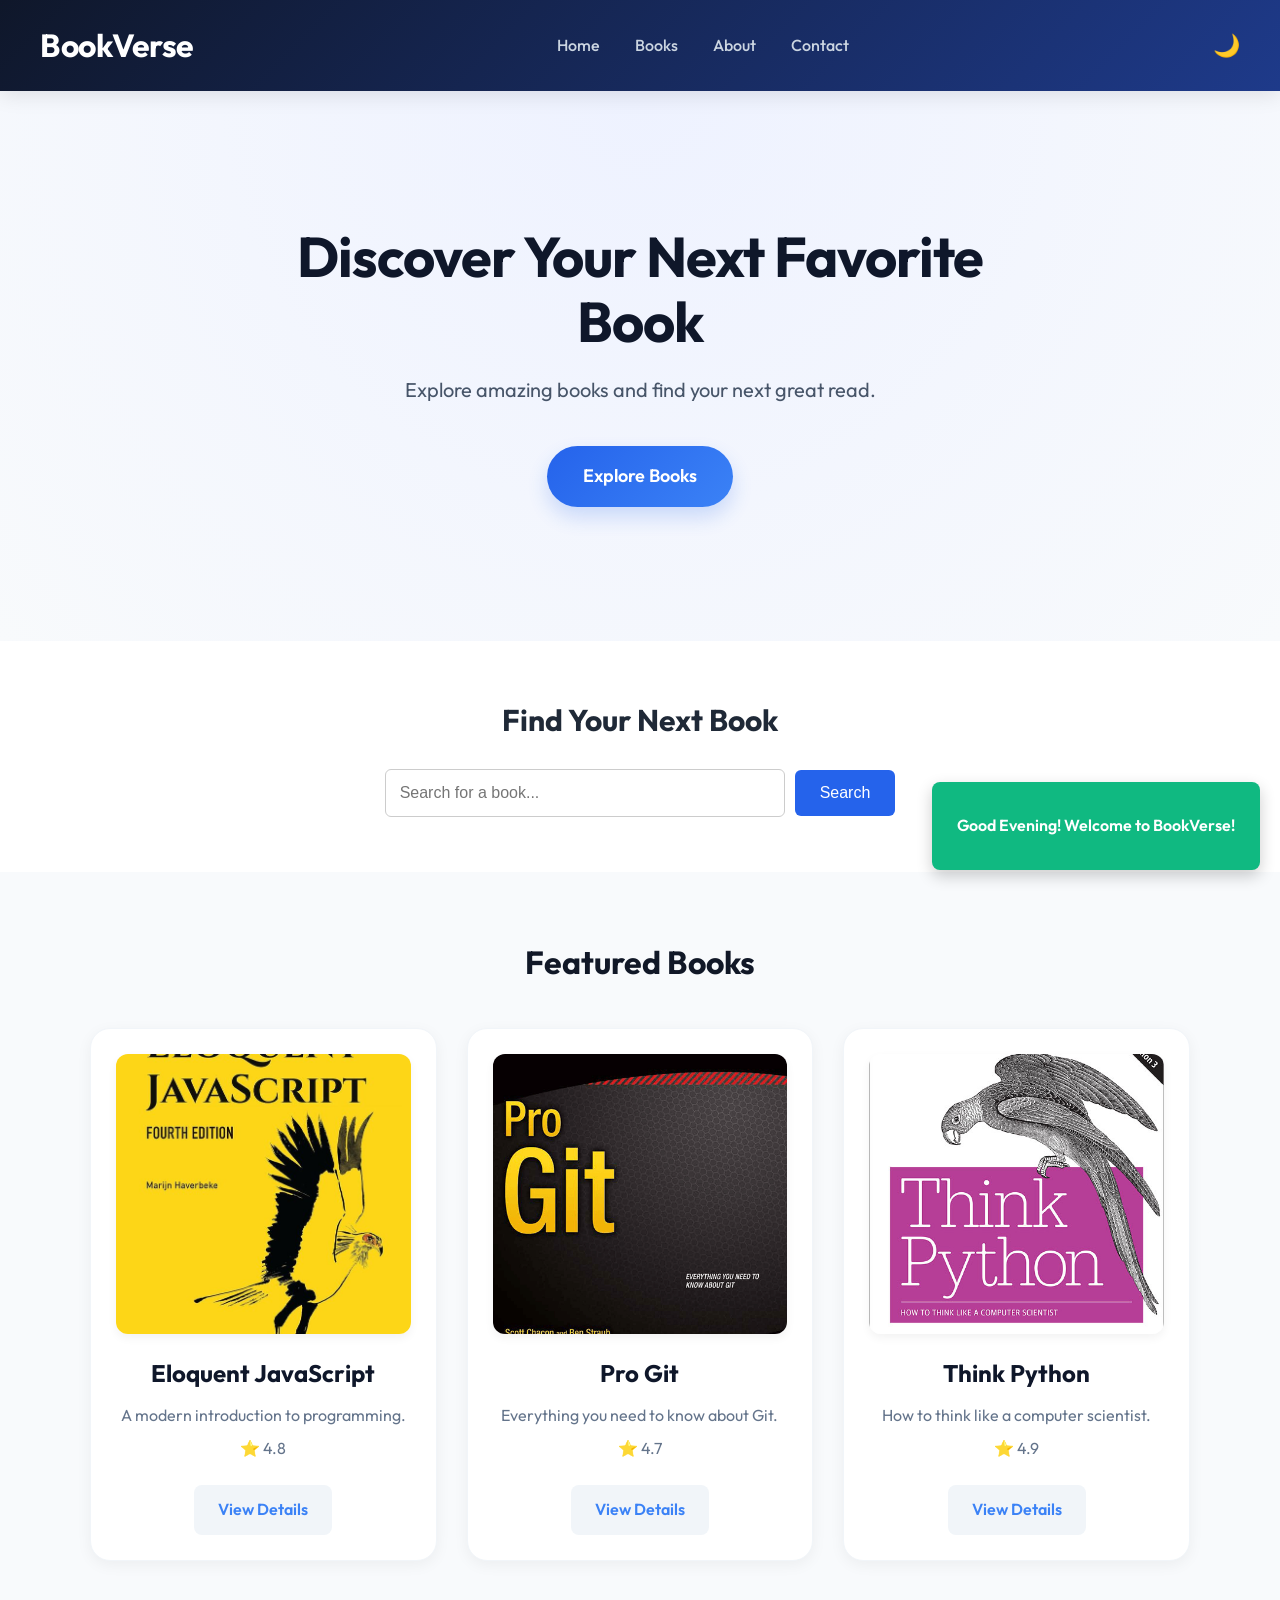
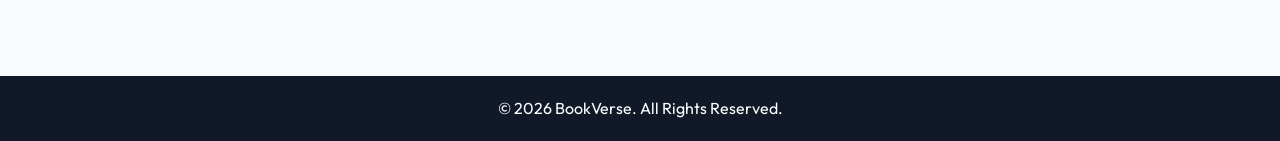
<file: index.html>
<!DOCTYPE html>
<html lang="en">

<head>
    <meta charset="UTF-8">
    <meta name="viewport" content="width=device-width, initial-scale=1.0">

    <title>BookVerse</title>

    <link rel="stylesheet" href="css/style.css">
</head>

<body>

    <!-- =========================
         UPAR WALA HEADER PART
    ========================== -->

    <header>
        <nav>

            <h1>BookVerse</h1>

            <ul id="navMenu">
                <li>
                    <a href="index.html">Home</a>
                </li>

                <li>
                    <a href="books.html">Books</a>
                </li>

                <li>
                    <a href="about.html">About</a>
                </li>

                <li>
                    <a href="contact.html">Contact</a>
                </li>
            </ul>

            <div class="header-actions">
                <button type="button" id="darkModeToggle" class="dark-mode-btn" title="Toggle Dark Mode">
                    🌙
                </button>
                <div class="hamburger" id="hamburgerMenu">
                    <span class="bar"></span>
                    <span class="bar"></span>
                    <span class="bar"></span>
                </div>
            </div>

        </nav>
    </header>


    <main>

        <!-- =========================
             MAIN HERO SECTION YAHAN SE
        ========================== -->

        <section class="hero">

            <div class="hero-content">

                <h2>
                    Discover Your Next Favorite Book
                </h2>

                <p>
                    Explore amazing books and find your next great read.
                </p>

                <a href="books.html" class="hero-button">
                    Explore Books
                </a>

            </div>

        </section>


        <!-- =========================
             SEARCH BOX WALA AREA
        ========================== -->

        <section class="search-section">

            <h2>
                Find Your Next Book
            </h2>

            <div class="search-box">

                <input type="text" id="searchInput" placeholder="Search for a book...">

                <button type="button" id="searchButton">
                    Search
                </button>

            </div>

            <p id="noResults" class="no-results">
                No books found.
            </p>

            <button type="button" id="clearButton" class="clear-button">
                Clear Search
            </button>

        </section>


        <!-- =========================
             FEATURED BOOKS DIKHANE WALA SECTION
        ========================== -->

        <section class="featured-books">

            <h2>
                Featured Books
            </h2>

            <div class="book-container">


                <!-- HTML & CSS -->

                <div class="book-card">

                    <img src="images/book1.jpg?v=2" alt="HTML and CSS Book">

                    <h3>
                        Eloquent JavaScript
                    </h3>

                    <p>
                        A modern introduction to programming.
                    </p>

                    <p>
                        ⭐ 4.8
                    </p>

                    <a href="books.html">
                        View Details
                    </a>

                </div>


                <!-- JavaScript -->

                <div class="book-card">

                    <img src="images/book2.jpg?v=2" alt="JavaScript Book">

                    <h3>
                        Pro Git
                    </h3>

                    <p>
                        Everything you need to know about Git.
                    </p>

                    <p>
                        ⭐ 4.7
                    </p>

                    <a href="books.html">
                        View Details
                    </a>

                </div>


                <!-- AWS -->

                <div class="book-card">

                    <img src="images/book3.jpg?v=2" alt="AWS Basics Book">

                    <h3>
                        Think Python
                    </h3>

                    <p>
                        How to think like a computer scientist.
                    </p>

                    <p>
                        ⭐ 4.9
                    </p>

                    <a href="books.html">
                        View Details
                    </a>

                </div>


            </div>

        </section>

    </main>


    <!-- =========================
         SABSE NICHE WALA FOOTER
    ========================== -->

    <footer>
        <p class="copyright">
            © 2026 BookVerse. All Rights Reserved.
        </p>
    </footer>

    <!-- Time ke hisaab se Greeting Toast -->
    <div id="greetingToast" class="toast">
        <p id="greetingMessage">Welcome!</p>
    </div>


    <!-- =========================
         JAVASCRIPT FILE YAHAN LINK KI HAI
    ========================== -->

    <script src="js/script.js"></script>

</body>

</html>
</file>
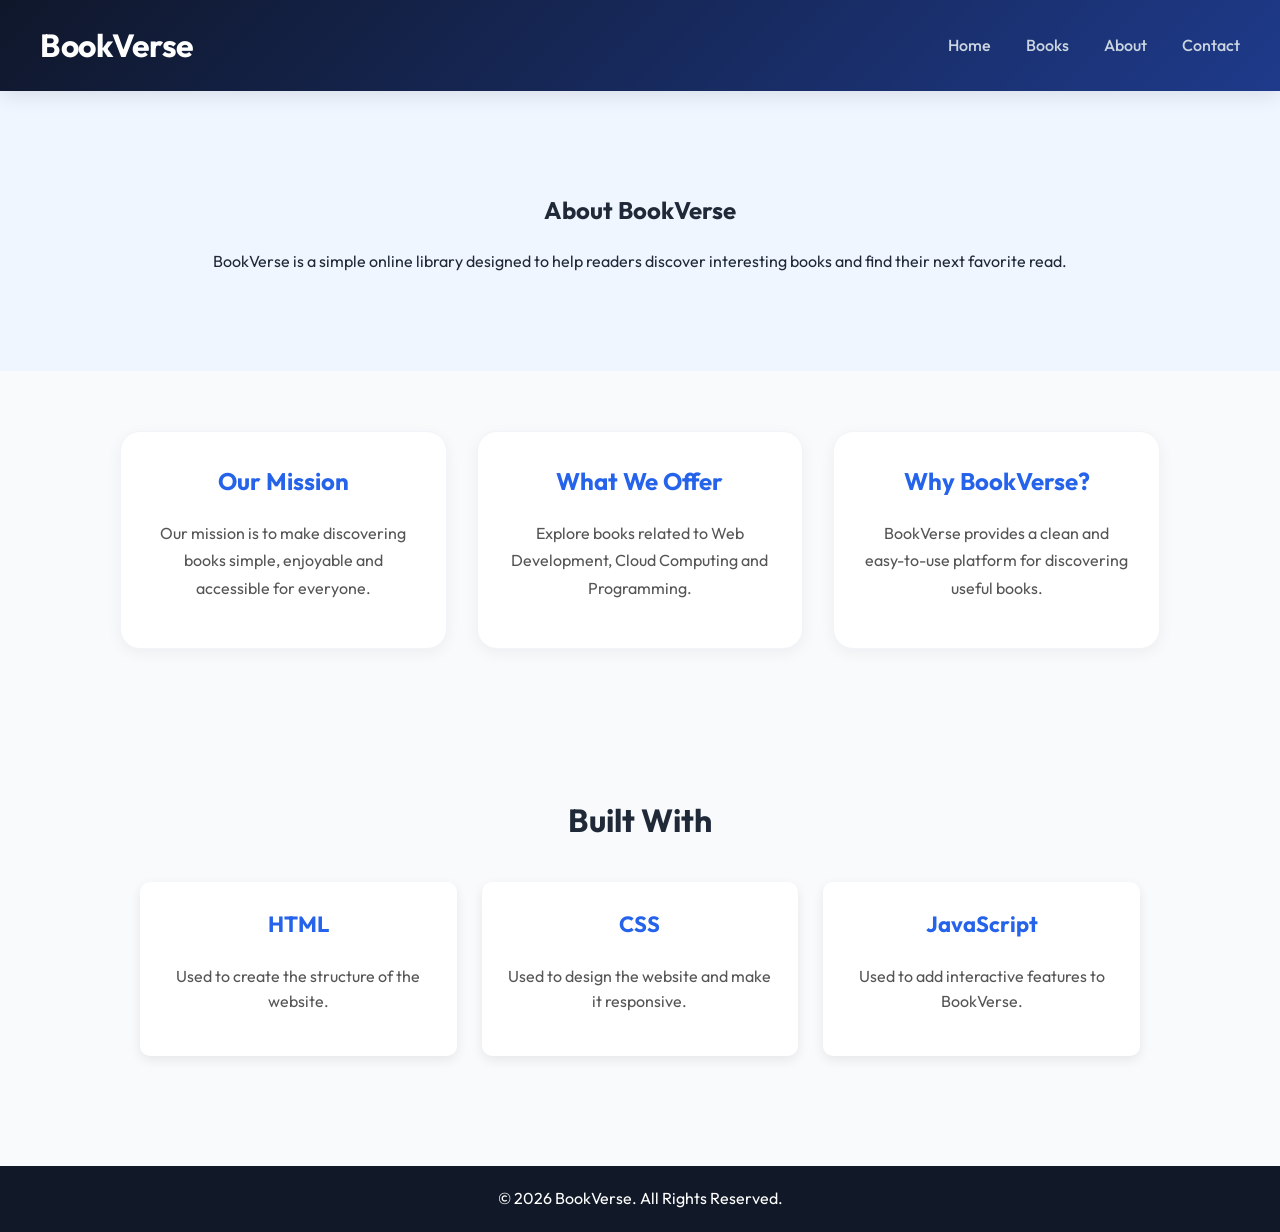
<file: about.html>
<!DOCTYPE html>
<html lang="en">

<head>
    <meta charset="UTF-8">
    <meta name="viewport" content="width=device-width, initial-scale=1.0">

    <title>About - BookVerse</title>

    <link rel="stylesheet" href="css/style.css">
</head>

<body>

    <!-- Upar Wala Header Part -->
    <header>
        <nav>

            <h1>BookVerse</h1>

            <ul>
                <li>
                    <a href="index.html">Home</a>
                </li>

                <li>
                    <a href="books.html">Books</a>
                </li>

                <li>
                    <a href="about.html">About</a>
                </li>

                <li>
                    <a href="contact.html">Contact</a>
                </li>
            </ul>

        </nav>
    </header>


    <!-- Main Content Yahan Se Shuru -->
    <main>

        <section class="about-hero">

            <h2>About BookVerse</h2>

            <p>
                BookVerse is a simple online library designed to help
                readers discover interesting books and find their next
                favorite read.
            </p>

        </section>


        <section class="about-section">

            <div class="about-card">

                <h2>Our Mission</h2>

                <p>
                    Our mission is to make discovering books simple,
                    enjoyable and accessible for everyone.
                </p>

            </div>


            <div class="about-card">

                <h2>What We Offer</h2>

                <p>
                    Explore books related to Web Development,
                    Cloud Computing and Programming.
                </p>

            </div>


            <div class="about-card">

                <h2>Why BookVerse?</h2>

                <p>
                    BookVerse provides a clean and easy-to-use
                    platform for discovering useful books.
                </p>

            </div>

        </section>


        <section class="about-tech">

            <h2>Built With</h2>

            <div class="tech-container">

                <div class="tech-card">

                    <h3>HTML</h3>

                    <p>
                        Used to create the structure of the website.
                    </p>

                </div>


                <div class="tech-card">

                    <h3>CSS</h3>

                    <p>
                        Used to design the website and make it responsive.
                    </p>

                </div>


                <div class="tech-card">

                    <h3>JavaScript</h3>

                    <p>
                        Used to add interactive features to BookVerse.
                    </p>

                </div>

            </div>

        </section>

    </main>


    <footer>

        <p>
            © 2026 BookVerse. All Rights Reserved.
        </p>

    </footer>

</body>

</html>
</file>
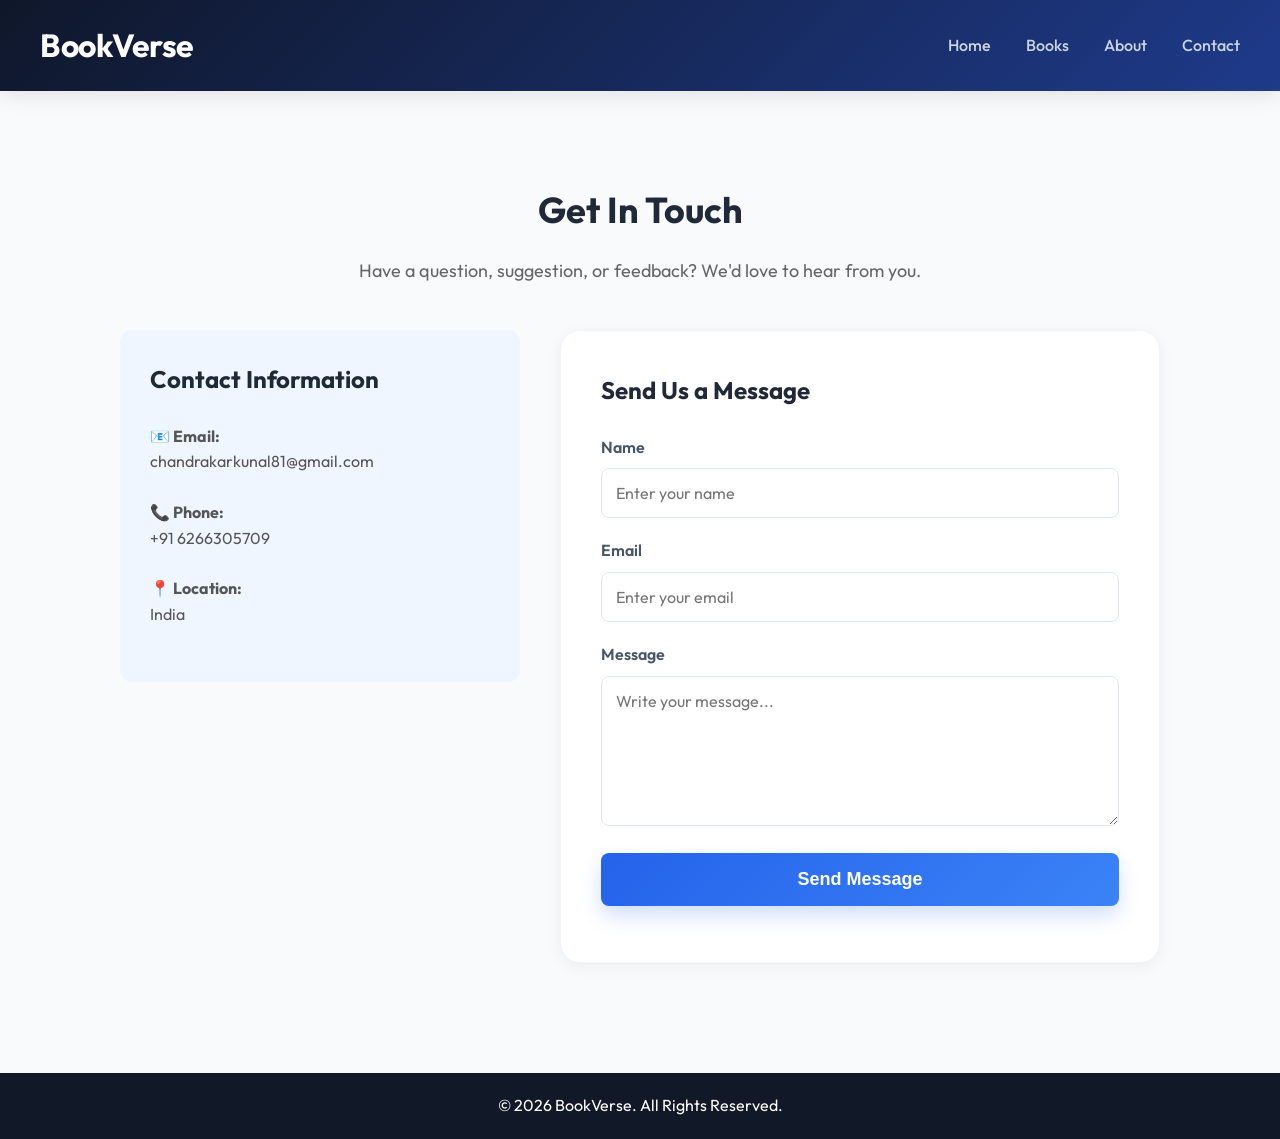
<file: contact.html>
<!DOCTYPE html>
<html lang="en">

<head>
    <meta charset="UTF-8">
    <meta name="viewport" content="width=device-width, initial-scale=1.0">

    <title>Contact - BookVerse</title>

    <link rel="stylesheet" href="./css/style.css">
</head>

<body>

    <!-- Header -->
    <header>
        <nav>
            <h1>BookVerse</h1>

            <ul>
                <li><a href="index.html">Home</a></li>
                <li><a href="books.html">Books</a></li>
                <li><a href="about.html">About</a></li>
                <li><a href="contact.html">Contact</a></li>
            </ul>
        </nav>
    </header>

    <!-- Contact Section -->
    <main>

        <section class="contact-page">

            <div class="contact-intro">
                <h2>Get In Touch</h2>

                <p>
                    Have a question, suggestion, or feedback?
                    We'd love to hear from you.
                </p>
            </div>

            <div class="contact-container">

                <!-- Contact Information -->
                <div class="contact-info">

                    <h3>Contact Information</h3>

                    <p>
                        📧 <strong>Email:</strong><br>
                        chandrakarkunal81@gmail.com
                    </p>

                    <p>
                        📞 <strong>Phone:</strong><br>
                        +91 6266305709
                    </p>

                    <p>
                        📍 <strong>Location:</strong><br>
                        India
                    </p>

                </div>

                <!-- Contact Form -->
                <div class="contact-form">

                    <h3>Send Us a Message</h3>

                    <form id="contactForm">

                        <label for="name">Name</label>

                        <input type="text" id="name" name="name" placeholder="Enter your name" required>

                        <label for="email">Email</label>

                        <input type="email" id="email" name="email" placeholder="Enter your email" required>

                        <label for="message">Message</label>

                        <textarea id="message" name="message" rows="6" placeholder="Write your message..."
                            required></textarea>

                        <button type="submit">
                            Send Message
                        </button>

                    </form>

                    <p id="formMessage" class="form-message"></p>

                </div>

            </div>

        </section>

    </main>

    <!-- Footer -->
    <footer>
        <p>© 2026 BookVerse. All Rights Reserved.</p>
    </footer>

    <script src="./js/script.js"></script>

</body>

</html>
</file>
<file: css/style.css>
/* =========================================================
   SABSE MAIN WALI STYLE SHEET
   ========================================================= */


@import url('https://fonts.googleapis.com/css2?family=Outfit:wght@300;400;500;600;700&display=swap');

/* =========================================================
   GLOBAL STYLES (Ye har jagah apply hoga)
   ========================================================= */

* {
    box-sizing: border-box;
}

html {
    scroll-behavior: smooth;
}

body {
    margin: 0;
    padding: 0;

    font-family: 'Outfit', sans-serif;
    -webkit-font-smoothing: antialiased;

    background-color: #f8fafc;
    color: #1f2937;

    line-height: 1.6;
}

img {
    max-width: 100%;
}

a {
    text-decoration: none;
}


/* =========================================================
   UPAR WALA HEADER AUR NAVIGATION BAR
   ========================================================= */

header {
    background: linear-gradient(135deg, #0f172a, #1e3a8a);
    padding: 20px 40px;
    box-shadow: 0 4px 20px rgba(0, 0, 0, 0.1);
    position: sticky;
    top: 0;
    z-index: 1000;
}

nav {
    max-width: 1200px;
    margin: 0 auto;
    display: flex;
    justify-content: space-between;
    align-items: center;
}

nav h1 {
    margin: 0;
    color: #ffffff;
    font-size: 32px;
    font-weight: 700;
    letter-spacing: -0.5px;
}

nav ul {
    list-style: none;
    margin: 0;
    padding: 0;
    display: flex;
    align-items: center;
    gap: 35px;
}

nav li {
    margin: 0;
    padding: 0;
}

nav a {
    color: #cbd5e1;
    font-size: 16px;
    font-weight: 500;
    position: relative;
    transition: color 0.3s ease;
}

nav a:hover {
    color: #ffffff;
}

nav a::after {
    content: '';
    position: absolute;
    width: 0;
    height: 2px;
    display: block;
    margin-top: 5px;
    right: 0;
    background: #3b82f6;
    transition: width 0.3s ease;
    -webkit-transition: width 0.3s ease;
}

nav a:hover::after {
    width: 100%;
    left: 0;
    background: #3b82f6;
}

/* =========================================================
   HOME PAGE WALA HERO SECTION
   ========================================================= */

.hero {
    min-height: 550px;
    padding: 80px 20px;
    display: flex;
    justify-content: center;
    align-items: center;
    text-align: center;
    background: radial-gradient(circle at top, #eef2ff, #f8fafc);
}

.hero-content {
    width: 100%;
    max-width: 800px;
}

.hero h2 {
    margin: 0 0 20px;
    font-size: 56px;
    font-weight: 700;
    line-height: 1.15;
    letter-spacing: -1px;
    color: #0f172a;
}

.hero p {
    margin: 0 0 40px;
    font-size: 20px;
    color: #475569;
}

.hero-button {
    display: inline-block;
    padding: 16px 36px;
    background: linear-gradient(135deg, #2563eb, #3b82f6);
    color: #ffffff;
    border-radius: 50px;
    font-size: 18px;
    font-weight: 600;
    box-shadow: 0 10px 20px rgba(37, 99, 235, 0.2);
    transition: all 0.3s cubic-bezier(0.4, 0, 0.2, 1);
}

.hero-button:hover {
    transform: translateY(-3px);
    box-shadow: 0 15px 30px rgba(37, 99, 235, 0.3);
}


/* =========================================================
   HOME PAGE - FEATURED BOOKS
   ========================================================= */

.featured-books {
    padding: 65px 40px;

    text-align: center;
}

.featured-books h2 {
    margin: 0 0 40px;

    font-size: 32px;

    color: #111827;
}

.book-container {
    width: 100%;
    max-width: 1100px;

    margin: 0 auto;

    display: grid;

    grid-template-columns:
        repeat(3, minmax(0, 1fr));

    gap: 30px;
}


/* =========================================================
   HOME BOOK CARD
   ========================================================= */

.book-card {
    background-color: #ffffff;
    padding: 25px;
    border-radius: 20px;
    box-shadow: 0 4px 15px rgba(0, 0, 0, 0.05);
    text-align: center;
    transition: all 0.4s cubic-bezier(0.165, 0.84, 0.44, 1);
    border: 1px solid #f1f5f9;
}

.book-card:hover {
    transform: translateY(-10px);
    box-shadow: 0 20px 40px rgba(0, 0, 0, 0.08);
}

.book-card img {
    display: block;
    width: 100%;
    height: 280px;
    object-fit: cover;
    border-radius: 12px;
    box-shadow: 0 4px 10px rgba(0, 0, 0, 0.05);
}

.book-card h3 {
    margin: 20px 0 10px;
    font-size: 24px;
    color: #0f172a;
}

.book-card p {
    margin: 8px 0;
    color: #64748b;
    line-height: 1.6;
}

.book-card a {
    display: inline-block;
    margin-top: 15px;
    padding: 12px 24px;
    background: #f1f5f9;
    color: #3b82f6;
    font-weight: 600;
    border-radius: 8px;
    transition: all 0.3s ease;
}

.book-card a:hover {
    background: #3b82f6;
    color: #ffffff;
}


/* =========================================================
   SEARCH SECTION
   ========================================================= */

.search-section {
    padding: 55px 20px;

    text-align: center;

    background-color: #ffffff;
}

.search-section h2 {
    margin: 0 0 25px;

    font-size: 30px;
}

.search-box {
    display: flex;

    justify-content: center;
    align-items: center;

    gap: 10px;

    flex-wrap: wrap;
}

.search-box input {
    width: 400px;
    max-width: 100%;

    padding: 14px;

    border: 1px solid #cccccc;

    border-radius: 6px;

    outline: none;

    font-size: 16px;
}

.search-box input:focus {
    border-color: #2563eb;
}

.search-box button {
    padding: 14px 25px;

    border: none;
    border-radius: 6px;

    background-color: #2563eb;
    color: #ffffff;

    font-size: 16px;

    cursor: pointer;

    transition: background-color 0.2s ease;
}

.search-box button:hover {
    background-color: #1d4ed8;
}

.no-results {
    display: none;

    margin-top: 20px;

    color: #555555;

    font-size: 18px;
}

.clear-button {
    display: none;

    margin-top: 15px;

    padding: 10px 20px;

    border: none;
    border-radius: 6px;

    background-color: #555555;
    color: #ffffff;

    cursor: pointer;
}

.clear-button:hover {
    background-color: #333333;
}


/* =========================================================
   BOOKS PAGE
   ========================================================= */

.books-page {
    width: 100%;
    max-width: 1200px;

    margin: 0 auto;

    padding: 55px 30px;

    text-align: center;
}

.books-page h2 {
    margin: 0 0 10px;

    font-size: 36px;
}

.books-page>p {
    margin: 0 0 30px;

    color: #666666;

    font-size: 18px;
}


/* =========================================================
   CATEGORY BUTTONS
   ========================================================= */

.category-buttons {
    display: flex;

    justify-content: center;
    align-items: center;

    flex-wrap: wrap;

    gap: 12px;

    margin: 30px 0 40px;
}

.category-btn {
    padding: 10px 20px;

    border: 1px solid #2563eb;
    border-radius: 6px;

    background-color: #ffffff;
    color: #2563eb;

    font-size: 15px;

    cursor: pointer;

    transition:
        background-color 0.2s ease,
        color 0.2s ease,
        transform 0.2s ease;
}

.category-btn:hover {
    background-color: #eff6ff;

    transform: translateY(-1px);
}

.category-btn.active {
    background-color: #2563eb;
    color: #ffffff;
}


/* =========================================================
   BOOK LIBRARY
   ========================================================= */

.library-container {
    width: 100%;
    max-width: 1100px;

    margin: 0 auto;

    display: grid;

    grid-template-columns:
        repeat(3, minmax(0, 1fr));

    gap: 30px;

    align-items: start;
}


/* =========================================================
   LIBRARY CARD
   ========================================================= */

.library-card {
    width: 100%;

    padding: 20px;

    background-color: #ffffff;

    border-radius: 12px;

    box-shadow:
        0 4px 15px rgba(0, 0, 0, 0.10);

    text-align: center;

    overflow: hidden;

    transition:
        transform 0.3s ease,
        box-shadow 0.3s ease;
}

.library-card:hover {
    transform: translateY(-7px);

    box-shadow:
        0 8px 25px rgba(0, 0, 0, 0.15);
}

.library-card img {
    display: block;

    width: 100%;
    height: 300px;

    object-fit: contain;

    border-radius: 8px;

    margin: 0 auto;
}

.library-card h3 {
    margin: 18px 0 10px;

    font-size: 23px;
}

.library-card p {
    margin: 8px 0;

    color: #555555;

    line-height: 1.5;
}


/* =========================================================
   VIEW DETAILS BUTTON
   ========================================================= */

.library-card .view-details {
    display: inline-block;

    margin-top: 10px;

    padding: 10px 18px;

    background-color: #2563eb;
    color: #ffffff;

    border-radius: 6px;

    transition:
        background-color 0.2s ease,
        transform 0.2s ease;
}

.library-card .view-details:hover {
    background-color: #1d4ed8;

    transform: translateY(-1px);
}


/* =========================================================
   BOOK DETAILS MODAL
   ========================================================= */

.book-modal {
    display: none;

    position: fixed;

    top: 0;
    left: 0;

    width: 100%;
    height: 100%;

    padding: 20px;

    background-color: rgba(0, 0, 0, 0.65);

    justify-content: center;
    align-items: center;

    z-index: 9999;
}

.book-modal.active {
    display: flex;
}

.modal-content {
    position: relative;

    width: 100%;
    max-width: 650px;

    padding: 30px;

    background-color: #ffffff;

    border-radius: 14px;

    box-shadow:
        0 15px 40px rgba(0, 0, 0, 0.30);

    display: flex;

    align-items: center;

    gap: 30px;

    animation: modalOpen 0.25s ease;
}

.modal-content img {
    width: 180px;
    height: 250px;

    object-fit: contain;

    border-radius: 8px;

    flex-shrink: 0;
}

.modal-info {
    flex: 1;
}

.modal-info h2 {
    margin: 0 0 12px;

    font-size: 28px;
}

.modal-info p {
    margin: 8px 0;

    color: #555555;

    line-height: 1.6;
}

.close-modal {
    position: absolute;

    top: 10px;
    right: 15px;

    width: 40px;
    height: 40px;

    padding: 0;

    border: none;

    background-color: transparent;

    color: #333333;

    font-size: 32px;

    line-height: 1;

    cursor: pointer;
}

.close-modal:hover {
    color: #dc2626;
}


/* =========================================================
   MODAL ANIMATION
   ========================================================= */

@keyframes modalOpen {

    from {
        opacity: 0;

        transform:
            translateY(-25px) scale(0.96);
    }

    to {
        opacity: 1;

        transform:
            translateY(0) scale(1);
    }
}


/* =========================================================
   FOOTER
   ========================================================= */

footer {
    margin-top: 50px;

    padding: 20px;

    background-color: #111827;

    color: #ffffff;

    text-align: center;
}

footer p {
    margin: 0;
}


/* =========================================================
   TABLET
   ========================================================= */

@media (max-width: 900px) {

    .book-container {
        grid-template-columns:
            repeat(2, minmax(0, 1fr));
    }

    .library-container {
        grid-template-columns:
            repeat(2, minmax(0, 1fr));
    }

    .modal-content {
        max-width: 600px;
    }
}


/* =========================================================
   MOBILE
   ========================================================= */

@media (max-width: 600px) {

    header {
        padding: 15px 20px;
    }

    nav {
        flex-wrap: wrap;
        justify-content: space-between;
    }

    nav ul {
        display: none;
        flex-direction: column;
        width: 100%;
        text-align: center;
        gap: 15px;
        padding-top: 15px;
    }

    nav ul.active {
        display: flex;
    }

    nav h1 {
        font-size: 26px;
    }

    .hero {
        min-height: 400px;

        padding: 35px 20px;
    }

    .hero h2 {
        font-size: 36px;
    }

    .hero p {
        font-size: 16px;
    }

    .featured-books {
        padding: 45px 20px;
    }

    .featured-books h2 {
        font-size: 28px;
    }

    .book-container {
        grid-template-columns: 1fr;
    }

    .books-page {
        padding: 40px 20px;
    }

    .books-page h2 {
        font-size: 30px;
    }

    .library-container {
        grid-template-columns: 1fr;
    }

    .library-card img {
        height: 320px;
    }

    .search-box {
        flex-direction: column;

        align-items: stretch;
    }

    .search-box input {
        width: 100%;
    }

    .search-box button {
        width: 100%;
    }

    .modal-content {
        flex-direction: column;

        text-align: center;

        padding: 40px 20px 25px;

        max-height: 90vh;

        overflow-y: auto;
    }

    .modal-content img {
        width: 150px;
        height: 210px;
    }

    .modal-info h2 {
        font-size: 24px;
    }

}

/* =========================================================
   NEW TASK STYLES (Hamburger, Dark Mode, Newsletter, Toast)
   ========================================================= */

/* Dark Mode Button & Header Actions */
.header-actions {
    display: flex;
    align-items: center;
    gap: 15px;
}

.dark-mode-btn {
    background: transparent;
    border: none;
    font-size: 22px;
    cursor: pointer;
    transition: transform 0.2s ease;
    padding: 0;
}

.dark-mode-btn:hover {
    transform: scale(1.15);
}

/* Hamburger Menu */
.hamburger {
    display: none;
    flex-direction: column;
    gap: 5px;
    cursor: pointer;
}

.hamburger .bar {
    width: 25px;
    height: 3px;
    background-color: #ffffff;
    border-radius: 3px;
    transition: all 0.3s ease;
}

@media (max-width: 600px) {
    .hamburger {
        display: flex;
    }
}

/* Dark Mode Styles */
body.dark-mode {
    background-color: #111827;
    color: #f3f4f6;
}

body.dark-mode header {
    background-color: #1e3a8a;
}

body.dark-mode .hero {
    background-color: #1f2937;
}

body.dark-mode .hero h2,
body.dark-mode .hero p,
body.dark-mode .featured-books h2,
body.dark-mode .search-section h2,
body.dark-mode .books-page h2 {
    color: #f3f4f6;
}

body.dark-mode .search-section,
body.dark-mode .book-card,
body.dark-mode .library-card,
body.dark-mode .modal-content,
body.dark-mode .category-btn {
    background-color: #1f2937;
    color: #f3f4f6;
    border-color: #374151;
}

body.dark-mode .search-box input {
    background-color: #374151;
    color: white;
    border-color: #4b5563;
}

body.dark-mode .category-btn.active {
    background-color: #3b82f6;
    color: #fff;
}

body.dark-mode .book-card p,
body.dark-mode .library-card p {
    color: #d1d5db;
}

/* Toast Notification */
.toast {
    position: fixed;
    bottom: -100px;
    right: 20px;
    background-color: #10b981;
    color: white;
    padding: 15px 25px;
    border-radius: 8px;
    box-shadow: 0 6px 16px rgba(0, 0, 0, 0.2);
    transition: bottom 0.5s cubic-bezier(0.68, -0.55, 0.265, 1.55);
    z-index: 9999;
    font-weight: 600;
    font-size: 16px;
}

.toast.show {
    bottom: 30px;
}

/* =========================
   ABOUT PAGE
========================= */

.about-hero {
    background-color: #eff6ff;
    padding: 80px 20px;
    text-align: center;
}

.about-content {
    max-width: 750px;
    margin: 0 auto;
}

.about-content h2 {
    font-size: 42px;
    margin: 0 0 20px;
    color: #111827;
}

.about-content p {
    font-size: 18px;
    line-height: 1.7;
    color: #555555;
}


/* About Cards */

.about-section {
    max-width: 1100px;
    margin: 0 auto;
    padding: 60px 30px;

    display: grid;
    grid-template-columns: repeat(3, minmax(0, 1fr));
    gap: 30px;
}

.about-card {
    background-color: white;
    padding: 30px;
    border-radius: 20px;
    box-shadow: 0 4px 15px rgba(0, 0, 0, 0.05);
    text-align: center;
    border: 1px solid #f1f5f9;
    transition: transform 0.4s cubic-bezier(0.165, 0.84, 0.44, 1), box-shadow 0.4s ease;
}

.about-card:hover {
    transform: translateY(-10px);
    box-shadow: 0 20px 40px rgba(0, 0, 0, 0.08);
}

.about-card h2 {
    color: #2563eb;
    font-size: 24px;
    margin-top: 0;
}

.about-card p {
    color: #555555;
    line-height: 1.7;
}


/* Technology Section */

.about-tech {
    background-color: #f8fafc;
    padding: 60px 30px;
    text-align: center;
}

.about-tech>h2 {
    font-size: 32px;
    margin-bottom: 35px;
}

.tech-container {
    max-width: 1000px;
    margin: 0 auto;

    display: grid;
    grid-template-columns: repeat(3, minmax(0, 1fr));
    gap: 25px;
}

.tech-card {
    background-color: white;
    padding: 25px;

    border-radius: 10px;

    box-shadow:
        0 4px 12px rgba(0, 0, 0, 0.08);
}

.tech-card h3 {
    color: #2563eb;
    font-size: 22px;
    margin-top: 0;
}

.tech-card p {
    color: #555555;
    line-height: 1.6;
}


/* About Page Mobile */

@media (max-width: 800px) {

    .about-section {
        grid-template-columns: 1fr;
    }

    .tech-container {
        grid-template-columns: 1fr;
    }

    .about-content h2 {
        font-size: 34px;
    }

}

/* =========================
   CONTACT PAGE
========================= */

.contact-page {
    max-width: 1100px;
    margin: 0 auto;
    padding: 60px 30px;
}

.contact-intro {
    text-align: center;
    margin-bottom: 45px;
}

.contact-intro h2 {
    font-size: 36px;
    margin-bottom: 12px;
}

.contact-intro p {
    color: #666;
    font-size: 18px;
}

/* Contact Layout */

.contact-container {
    display: grid;
    grid-template-columns: 1fr 1.5fr;
    gap: 40px;
    align-items: start;
}

/* Information */

.contact-info {
    background-color: #eff6ff;
    padding: 30px;
    border-radius: 12px;
}

.contact-info h3,
.contact-form h3 {
    font-size: 24px;
    margin-top: 0;
    margin-bottom: 25px;
}

.contact-info p {
    color: #555;
    line-height: 1.6;
    margin-bottom: 25px;
}

/* Form */

.contact-form {
    background-color: white;
    padding: 40px;
    border-radius: 20px;
    box-shadow: 0 4px 15px rgba(0, 0, 0, 0.05);
    border: 1px solid #f1f5f9;
}

.contact-form label {
    display: block;
    margin-bottom: 8px;
    font-weight: 600;
    color: #475569;
}

.contact-form input,
.contact-form textarea {
    width: 100%;
    padding: 14px;
    margin-bottom: 20px;
    border: 1px solid #e2e8f0;
    border-radius: 8px;
    font-size: 16px;
    font-family: 'Outfit', sans-serif;
    box-sizing: border-box;
    transition: border-color 0.3s ease, box-shadow 0.3s ease;
}

.contact-form textarea {
    resize: vertical;
}

.contact-form input:focus,
.contact-form textarea:focus {
    outline: none;
    border-color: #3b82f6;
    box-shadow: 0 0 0 4px rgba(59, 130, 246, 0.1);
}

.contact-form button {
    width: 100%;
    padding: 16px;
    border: none;
    border-radius: 8px;
    background: linear-gradient(135deg, #2563eb, #3b82f6);
    color: white;
    font-size: 18px;
    font-weight: 600;
    cursor: pointer;
    box-shadow: 0 10px 20px rgba(37, 99, 235, 0.2);
    transition: all 0.3s ease;
}

.contact-form button:hover {
    transform: translateY(-2px);
    box-shadow: 0 15px 30px rgba(37, 99, 235, 0.3);
}

.form-message {
    text-align: center;
    margin-top: 15px;
    font-weight: bold;
}

/* Contact Page Mobile */

@media (max-width: 700px) {

    .contact-page {
        padding: 40px 20px;
    }

    .contact-container {
        grid-template-columns: 1fr;
    }

    .contact-intro h2 {
        font-size: 30px;
    }

}
</file>
